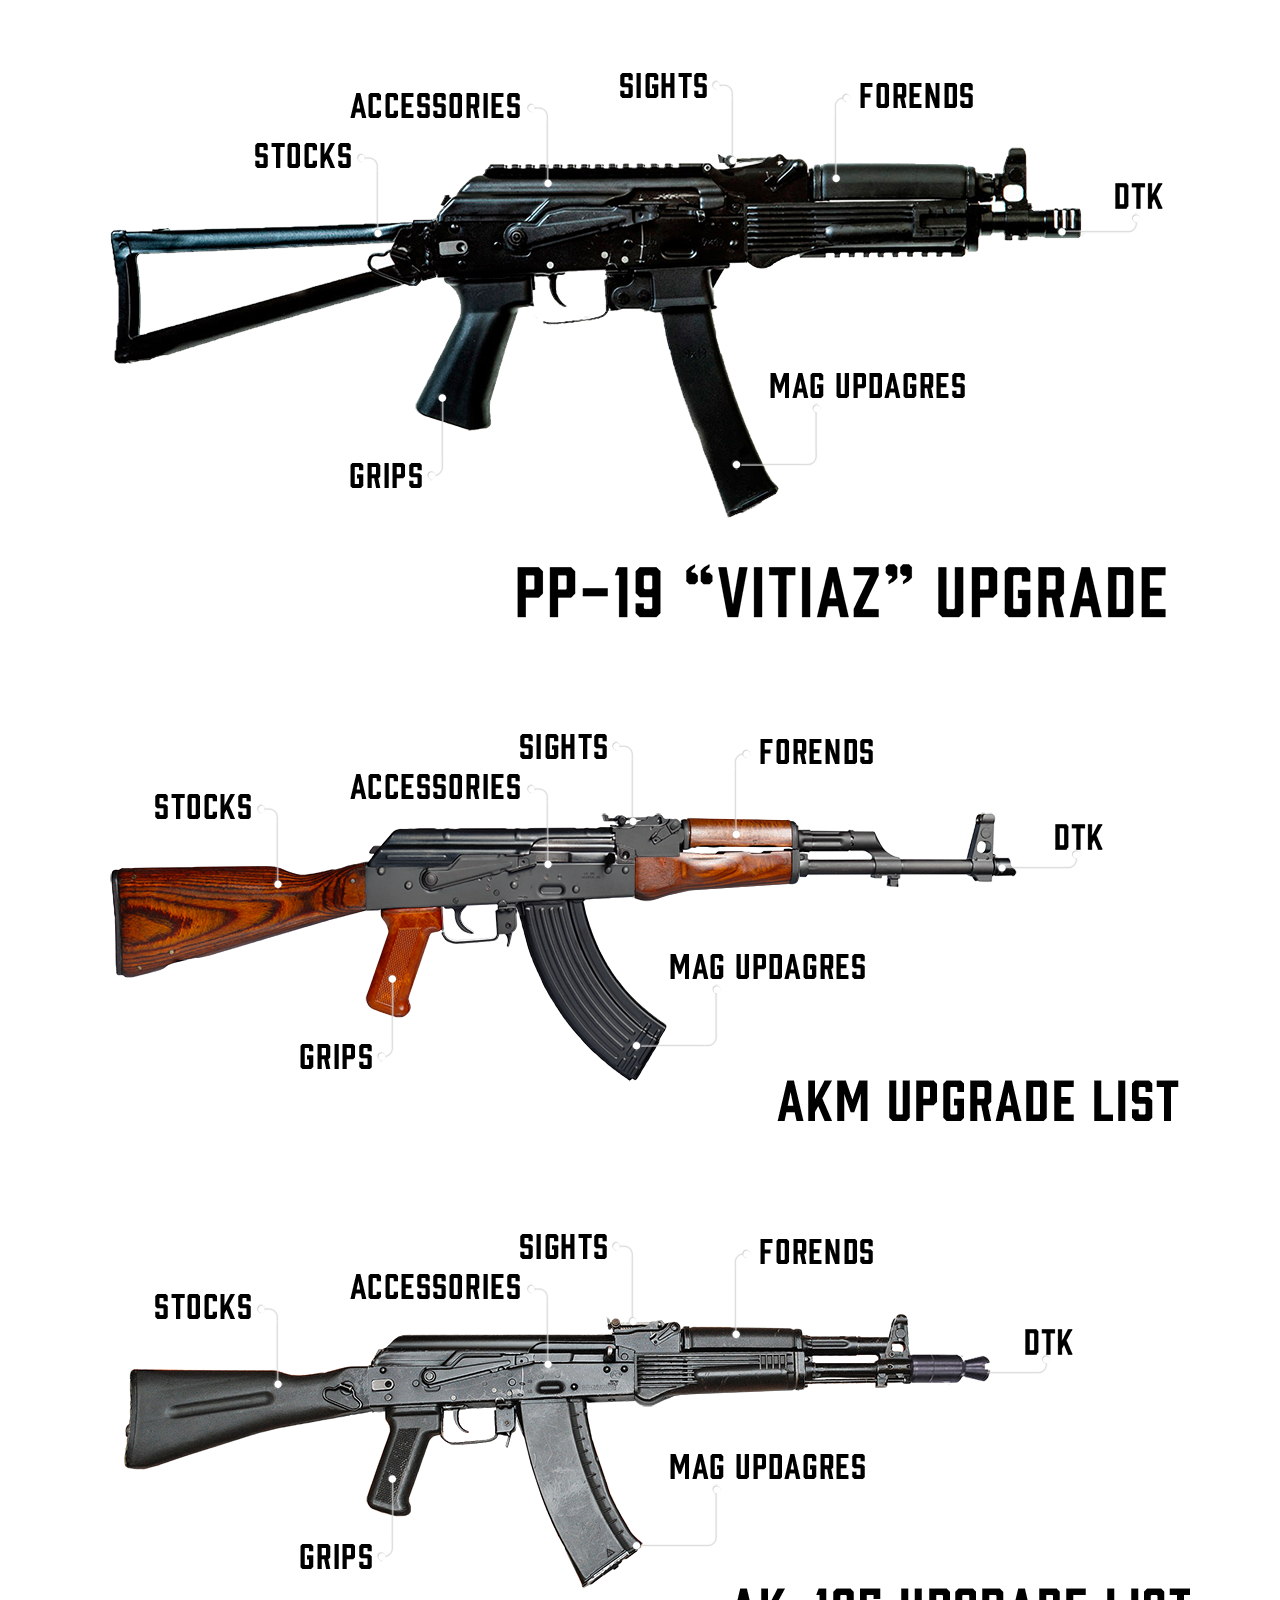
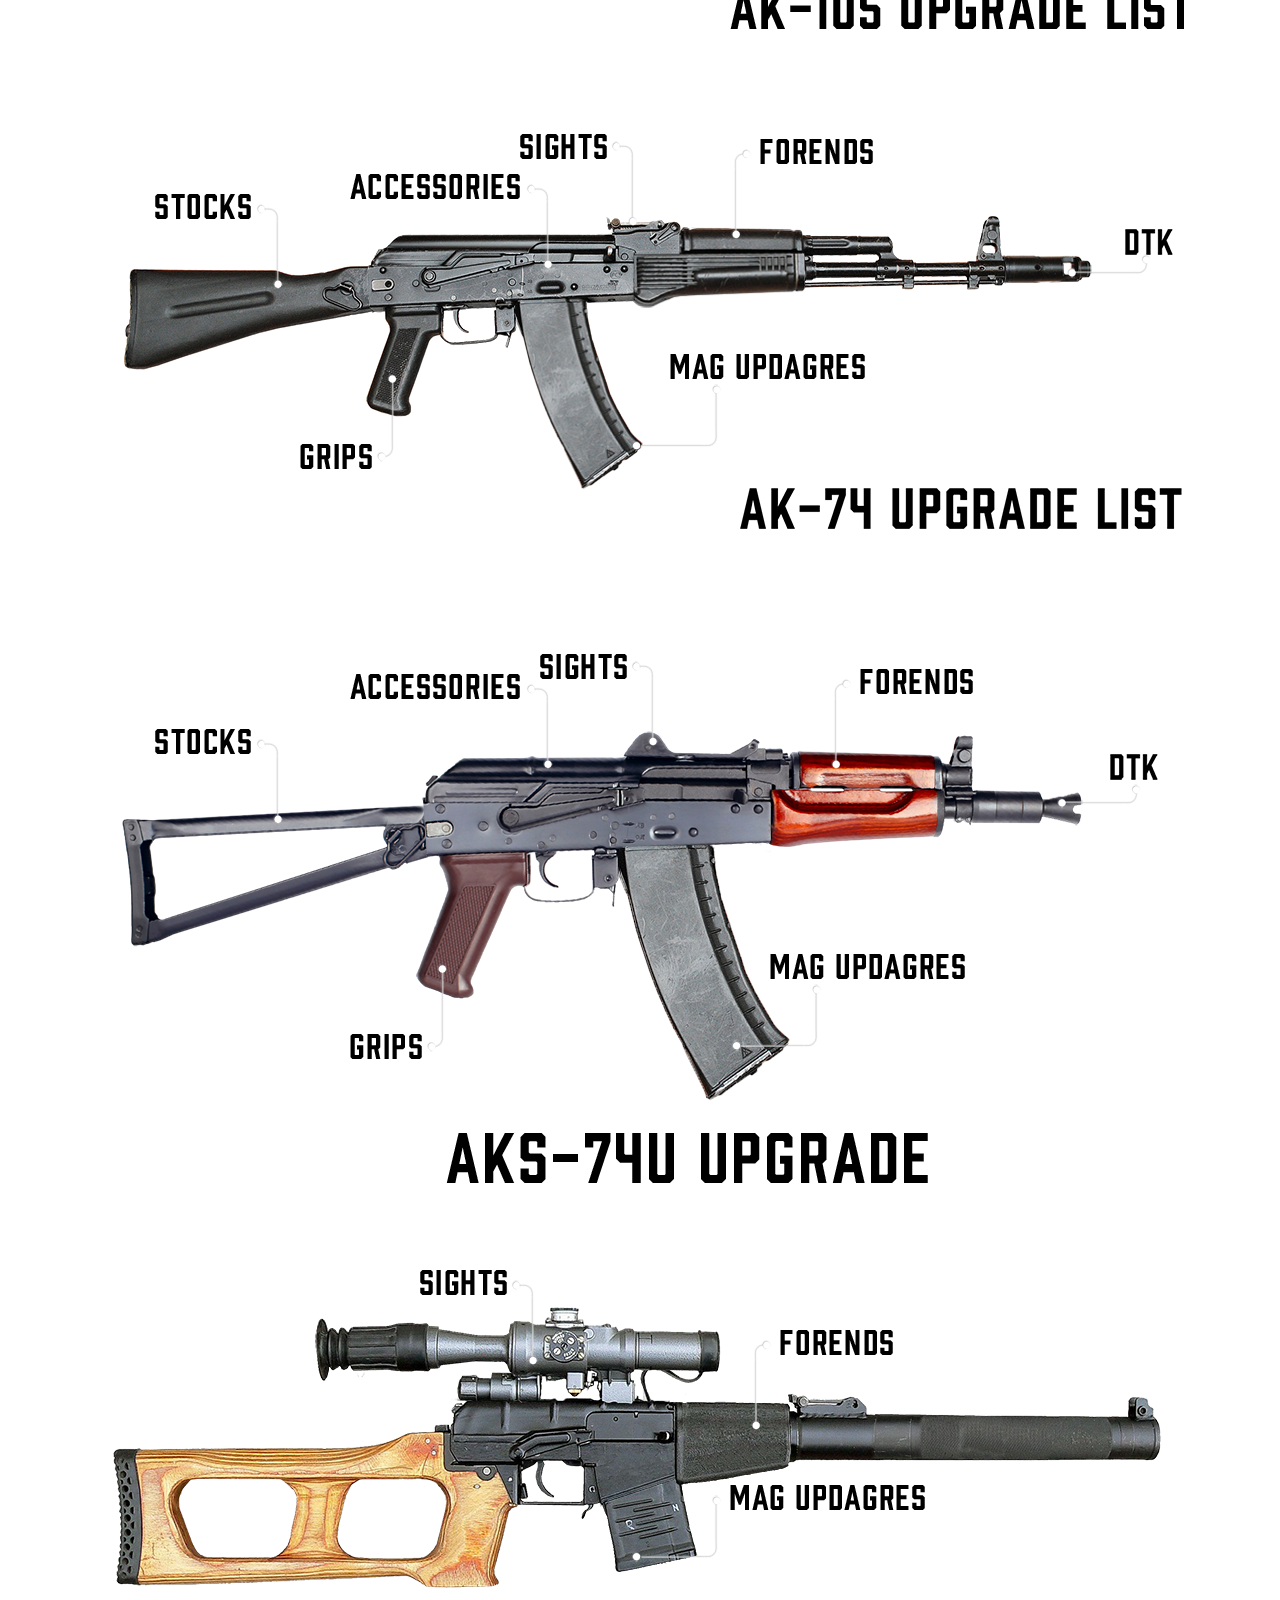
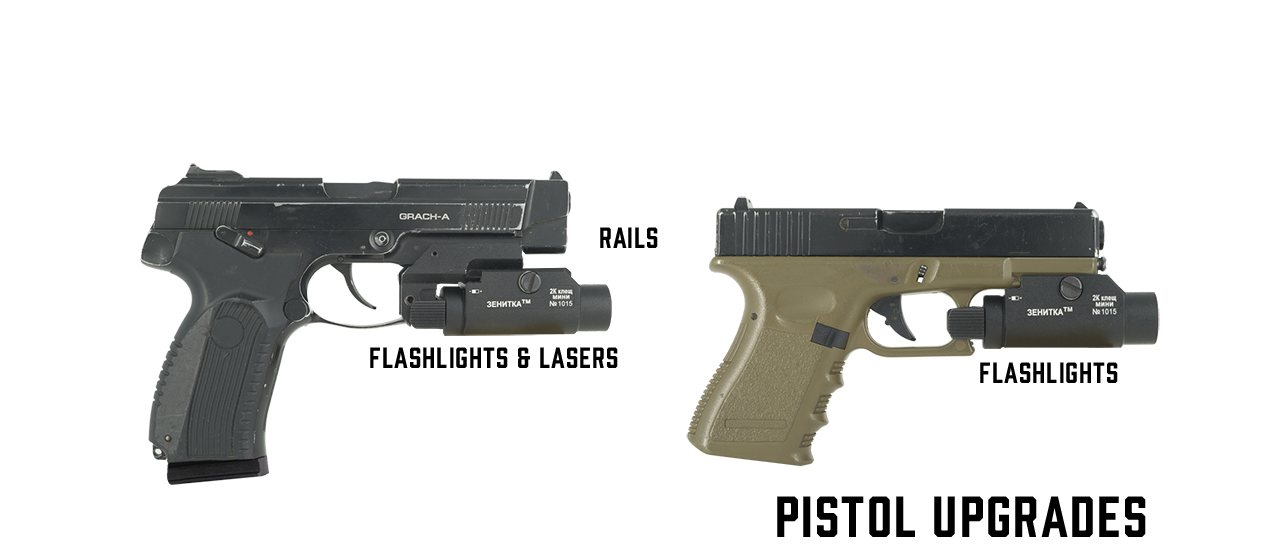
<file: index.html>
<!DOCTYPE html>
<html lang="en">
<head>
  <meta charset="UTF-8">
  <meta name="viewport" content="width=device-width,initial-scale=1">
  <title>Hallo</title>
<link rel="stylesheet" type="text/css" href="css/complete.min.css">
</head>

<body>
<div class="container">
  <div id="pp-19" class="accessories-preview accessories-preview_pp-19">
    <img class="accessories-preview__image-bg" src="./img/pp-19/PP-19-exp.png" alt="pp-19">
    <ul class="accessories-preview__parts parts-list">
      <li class="parts-list__item list-item item-dtk">
        <div class="list-item__image-block item-dtk__image-block">
          <img class="list-item__image" src="./img/pp-19/dtk.png" alt="dtk">
          <img class="list-item__image_hover" src="./img/pp-19/dtk-active.png" alt="dtk-highlight">
        </div>
        <div class="list-item__image-block item-dtk__dot-block">
          <img class="list-item__image" src="./img/common/dtk-dot.png" alt="line">
          <img class="list-item__image_hover" src="./img/common/dtk-dot-active.png" alt="line green">
        </div>
        <div class="list-item__image-block item-dtk__letters-block">
          <img class="list-item__image" src="./img/common/dtk-letters.png" alt="Dtk">
          <img class="list-item__image_hover" src="./img/common/dtk-letters-active.png" alt="Dtk">
        </div>
      </li>
      <li class="parts-list__item list-item item-stock">
        <div class="list-item__image-block item-stock__image-block">
          <img class="list-item__image" src="./img/pp-19/stock.png" alt="stock">
          <img class="list-item__image_hover" src="./img/pp-19/stock-active.png" alt="stock-highlight">
        </div>
        <div class="list-item__image-block item-stock__dot-block">
          <img class="list-item__image" src="./img/common/stock-dot.png" alt="line">
          <img class="list-item__image_hover" src="./img/common/stock-dot-active.png" alt="line green">
        </div>
        <div class="list-item__image-block item-stock__letters-block">
          <img class="list-item__image" src="./img/common/stock-letters.png" alt="stock">
          <img class="list-item__image_hover" src="./img/common/stock-letters-active.png" alt="stock">
        </div>
      </li>
       <li class="parts-list__item list-item item-grip">
         <div class="list-item__image-block item-grip__image-block">
           <img class="list-item__image" src="./img/pp-19/grip.png" alt="grip">
           <img class="list-item__image_hover" src="./img/pp-19/grip-active.png" alt="stock-highlight">
         </div>
         <div class="list-item__image-block item-grip__dot-block">
           <img class="list-item__image" src="./img/common/grip-dot.png" alt="line">
           <img class="list-item__image_hover" src="./img/common/grip-dot-active.png" alt="line green">
         </div>
         <div class="list-item__image-block item-grip__letters-block">
           <img class="list-item__image" src="./img/common/grip-letters.png" alt="stock">
           <img class="list-item__image_hover" src="./img/common/grip-letters-active.png" alt="stock">
         </div>
       </li>
       <li class="parts-list__item list-item item-accessories">
         <div class="list-item__image-block item-accessories__image-block">
           <img class="list-item__image" src="./img/pp-19/accessories.png" alt="accessories">
           <img class="list-item__image_hover" src="./img/pp-19/accessories-active.png" alt="accessories-highlight">
         </div>
         <div class="list-item__image-block item-accessories__dot-block">
           <img class="list-item__image" src="./img/common/accessories-dot.png" alt="line">
           <img class="list-item__image_hover" src="./img/common/accessories-dot-active.png" alt="line green">
         </div>
         <div class="list-item__image-block item-accessories__letters-block">
           <img class="list-item__image" src="./img/common/accessories-letters.png" alt="accessories">
           <img class="list-item__image_hover" src="./img/common/accessories-letters-active.png" alt="accessories">
         </div>
       </li>
       <li class="parts-list__item list-item item-sight">
         <div class="list-item__image-block item-sight__image-block">
           <img class="list-item__image" src="./img/pp-19/sight.png" alt="sight">
           <img class="list-item__image_hover" src="./img/pp-19/sight-active.png" alt="sight-highlight">
         </div>
         <div class="list-item__image-block item-sight__dot-block">
           <img class="list-item__image" src="./img/common/sight-dot.png" alt="line">
           <img class="list-item__image_hover" src="./img/common/sight-dot-active.png" alt="line green">
         </div>
         <div class="list-item__image-block item-sight__letters-block">
           <img class="list-item__image" src="./img/common/sight-letters.png" alt="sight">
           <img class="list-item__image_hover" src="./img/common/sight-letters-active.png" alt="sight">
         </div>
       </li>
       <li class="parts-list__item list-item item-mag">
         <div class="list-item__image-block item-mag__image-block">
           <img class="list-item__image" src="./img/pp-19/mag.png" alt="mag">
           <img class="list-item__image_hover" src="./img/pp-19/mag-active.png" alt="mag-highlight">
         </div>
         <div class="list-item__image-block item-mag__dot-block">
           <img class="list-item__image" src="./img/common/mag-dot.png" alt="line">
           <img class="list-item__image_hover" src="./img/common/mag-dot-active.png" alt="line green">
         </div>
         <div class="list-item__image-block item-mag__letters-block">
           <img class="list-item__image" src="./img/common/mag-letters.png" alt="mag">
           <img class="list-item__image_hover" src="./img/common/mag-letters-active.png" alt="mag">
         </div>
       </li>
       <li class="parts-list__item list-item item-forend">
         <div class="list-item__image-block item-forend__image-block">
           <img class="list-item__image" src="./img/pp-19/forend.png" alt="mag">
           <img class="list-item__image_hover" src="./img/pp-19/forend-active.png" alt="mag-highlight">
         </div>
         <div class="list-item__image-block item-forend__dot-block">
           <img class="list-item__image" src="./img/common/forend-dot.png" alt="line">
           <img class="list-item__image_hover" src="./img/common/forend-dot-active.png" alt="line green">
         </div>
         <div class="list-item__image-block item-forend__letters-block">
           <img class="list-item__image" src="./img/common/forend-letters.png" alt="mag">
           <img class="list-item__image_hover" src="./img/common/forend-letters-active.png" alt="mag">
         </div>
       </li>
    </ul>
  </div>

  <div id="akm" class="accessories-preview accessories-preview_akm" style="margin-top: 50px">
    <img class="accessories-preview__image-bg" src="./img/akm/akm-exp.png" alt="AKM">
    <ul class="accessories-preview__parts parts-list">
      <li class="parts-list__item list-item item-dtk">
        <div class="list-item__image-block item-dtk__image-block">
          <img class="list-item__image" src="./img/akm/dtk.png" alt="dtk">
          <img class="list-item__image_hover" src="./img/akm/dtk-active.png" alt="dtk-highlight">
        </div>
        <div class="list-item__image-block item-dtk__dot-block">
          <img class="list-item__image" src="./img/common/dtk-dot.png" alt="line">
          <img class="list-item__image_hover" src="./img/common/dtk-dot-active.png" alt="line green">
        </div>
        <div class="list-item__image-block item-dtk__letters-block">
          <img class="list-item__image" src="./img/common/dtk-letters.png" alt="Dtk">
          <img class="list-item__image_hover" src="./img/common/dtk-letters-active.png" alt="Dtk">
        </div>
      </li>
      <li class="parts-list__item list-item item-stock">
        <div class="list-item__image-block item-stock__image-block">
          <img class="list-item__image" src="./img/akm/stock.png" alt="stock">
          <img class="list-item__image_hover" src="./img/akm/stock-active.png" alt="stock-highlight">
        </div>
        <div class="list-item__image-block item-stock__dot-block">
          <img class="list-item__image" src="./img/common/stock-dot.png" alt="line">
          <img class="list-item__image_hover" src="./img/common/stock-dot-active.png" alt="line green">
        </div>
        <div class="list-item__image-block item-stock__letters-block">
          <img class="list-item__image" src="./img/common/stock-letters.png" alt="stock">
          <img class="list-item__image_hover" src="./img/common/stock-letters-active.png" alt="stock">
        </div>
      </li>
      <li class="parts-list__item list-item item-grip">
        <div class="list-item__image-block item-grip__image-block">
          <img class="list-item__image" src="./img/akm/grip.png" alt="grip">
          <img class="list-item__image_hover" src="./img/akm/grip-active.png" alt="stock-highlight">
        </div>
        <div class="list-item__image-block item-grip__dot-block">
          <img class="list-item__image" src="./img/common/grip-dot.png" alt="line">
          <img class="list-item__image_hover" src="./img/common/grip-dot-active.png" alt="line green">
        </div>
        <div class="list-item__image-block item-grip__letters-block">
          <img class="list-item__image" src="./img/common/grip-letters.png" alt="stock">
          <img class="list-item__image_hover" src="./img/common/grip-letters-active.png" alt="stock">
        </div>
      </li>
      <li class="parts-list__item list-item item-accessories">
        <div class="list-item__image-block item-accessories__image-block">
          <img class="list-item__image" src="./img/akm/accessories.png" alt="accessories">
          <img class="list-item__image_hover" src="./img/akm/accessories-active.png" alt="accessories-highlight">
        </div>
        <div class="list-item__image-block item-accessories__dot-block">
          <img class="list-item__image" src="./img/common/accessories-dot.png" alt="line">
          <img class="list-item__image_hover" src="./img/common/accessories-dot-active.png" alt="line green">
        </div>
        <div class="list-item__image-block item-accessories__letters-block">
          <img class="list-item__image" src="./img/common/accessories-letters.png" alt="accessories">
          <img class="list-item__image_hover" src="./img/common/accessories-letters-active.png" alt="accessories">
        </div>
      </li>
      <li class="parts-list__item list-item item-sight">
        <div class="list-item__image-block item-sight__image-block">
          <img class="list-item__image" src="./img/akm/sight.png" alt="sight">
          <img class="list-item__image_hover" src="./img/akm/sight-active.png" alt="sight-highlight">
        </div>
        <div class="list-item__image-block item-sight__dot-block">
          <img class="list-item__image" src="./img/common/sight-dot.png" alt="line">
          <img class="list-item__image_hover" src="./img/common/sight-dot-active.png" alt="line green">
        </div>
        <div class="list-item__image-block item-sight__letters-block">
          <img class="list-item__image" src="./img/common/sight-letters.png" alt="sight">
          <img class="list-item__image_hover" src="./img/common/sight-letters-active.png" alt="sight">
        </div>
      </li>
      <li class="parts-list__item list-item item-mag">
        <div class="list-item__image-block item-mag__image-block">
          <img class="list-item__image" src="./img/akm/mag.png" alt="mag">
          <img class="list-item__image_hover" src="./img/akm/mag-active.png" alt="mag-highlight">
        </div>
        <div class="list-item__image-block item-mag__dot-block">
          <img class="list-item__image" src="./img/common/mag-dot.png" alt="line">
          <img class="list-item__image_hover" src="./img/common/mag-dot-active.png" alt="line green">
        </div>
        <div class="list-item__image-block item-mag__letters-block">
          <img class="list-item__image" src="./img/common/mag-letters.png" alt="mag">
          <img class="list-item__image_hover" src="./img/common/mag-letters-active.png" alt="mag">
        </div>
      </li>
      <li class="parts-list__item list-item item-forend">
        <div class="list-item__image-block item-forend__image-block">
          <img class="list-item__image" src="./img/akm/forend.png" alt="mag">
          <img class="list-item__image_hover" src="./img/akm/forend-active.png" alt="mag-highlight">
        </div>
        <div class="list-item__image-block item-forend__dot-block">
          <img class="list-item__image" src="./img/common/forend-dot.png" alt="line">
          <img class="list-item__image_hover" src="./img/common/forend-dot-active.png" alt="line green">
        </div>
        <div class="list-item__image-block item-forend__letters-block">
          <img class="list-item__image" src="./img/common/forend-letters.png" alt="mag">
          <img class="list-item__image_hover" src="./img/common/forend-letters-active.png" alt="mag">
        </div>
      </li>
    </ul>
  </div>

<div id="ak-105" class="accessories-preview accessories-preview_ak-105" style="margin-top: 50px">
  <img class="accessories-preview__image-bg" src="./img/ak-105/AK-105.png" alt="AKM">
  <ul class="accessories-preview__parts parts-list">
    <li class="parts-list__item list-item item-dtk">
      <div class="list-item__image-block item-dtk__image-block">
        <img class="list-item__image" src="./img/ak-105/dtk.png" alt="dtk">
        <img class="list-item__image_hover" src="./img/ak-105/dtk-active.png" alt="dtk-highlight">
      </div>
      <div class="list-item__image-block item-dtk__dot-block">
        <img class="list-item__image" src="./img/common/dtk-dot.png" alt="line">
        <img class="list-item__image_hover" src="./img/common/dtk-dot-active.png" alt="line green">
      </div>
      <div class="list-item__image-block item-dtk__letters-block">
        <img class="list-item__image" src="./img/common/dtk-letters.png" alt="Dtk">
        <img class="list-item__image_hover" src="./img/common/dtk-letters-active.png" alt="Dtk">
      </div>
    </li>
    <li class="parts-list__item list-item item-stock">
      <div class="list-item__image-block item-stock__image-block">
        <img class="list-item__image" src="./img/ak-105/stock.png" alt="stock">
        <img class="list-item__image_hover" src="./img/ak-105/stock-active.png" alt="stock-highlight">
      </div>
      <div class="list-item__image-block item-stock__dot-block">
        <img class="list-item__image" src="./img/common/stock-dot.png" alt="line">
        <img class="list-item__image_hover" src="./img/common/stock-dot-active.png" alt="line green">
      </div>
      <div class="list-item__image-block item-stock__letters-block">
        <img class="list-item__image" src="./img/common/stock-letters.png" alt="stock">
        <img class="list-item__image_hover" src="./img/common/stock-letters-active.png" alt="stock">
      </div>
    </li>
    <li class="parts-list__item list-item item-grip">
      <div class="list-item__image-block item-grip__image-block">
        <img class="list-item__image" src="./img/ak-105/grip.png" alt="grip">
        <img class="list-item__image_hover" src="./img/ak-105/grip-active.png" alt="stock-highlight">
      </div>
      <div class="list-item__image-block item-grip__dot-block">
        <img class="list-item__image" src="./img/common/grip-dot.png" alt="line">
        <img class="list-item__image_hover" src="./img/common/grip-dot-active.png" alt="line green">
      </div>
      <div class="list-item__image-block item-grip__letters-block">
        <img class="list-item__image" src="./img/common/grip-letters.png" alt="stock">
        <img class="list-item__image_hover" src="./img/common/grip-letters-active.png" alt="stock">
      </div>
    </li>
    <li class="parts-list__item list-item item-accessories">
      <div class="list-item__image-block item-accessories__image-block">
        <img class="list-item__image" src="./img/ak-105/accessories.png" alt="accessories">
        <img class="list-item__image_hover" src="./img/ak-105/accessories-active.png" alt="accessories-highlight">
      </div>
      <div class="list-item__image-block item-accessories__dot-block">
        <img class="list-item__image" src="./img/common/accessories-dot.png" alt="line">
        <img class="list-item__image_hover" src="./img/common/accessories-dot-active.png" alt="line green">
      </div>
      <div class="list-item__image-block item-accessories__letters-block">
        <img class="list-item__image" src="./img/common/accessories-letters.png" alt="accessories">
        <img class="list-item__image_hover" src="./img/common/accessories-letters-active.png" alt="accessories">
      </div>
    </li>
    <li class="parts-list__item list-item item-sight">
      <div class="list-item__image-block item-sight__image-block">
        <img class="list-item__image" src="./img/ak-105/sight.png" alt="sight">
        <img class="list-item__image_hover" src="./img/ak-105/sight-active.png" alt="sight-highlight">
      </div>
      <div class="list-item__image-block item-sight__dot-block">
        <img class="list-item__image" src="./img/common/sight-dot.png" alt="line">
        <img class="list-item__image_hover" src="./img/common/sight-dot-active.png" alt="line green">
      </div>
      <div class="list-item__image-block item-sight__letters-block">
        <img class="list-item__image" src="./img/common/sight-letters.png" alt="sight">
        <img class="list-item__image_hover" src="./img/common/sight-letters-active.png" alt="sight">
      </div>
    </li>
    <li class="parts-list__item list-item item-mag">
      <div class="list-item__image-block item-mag__image-block">
        <img class="list-item__image" src="./img/ak-105/mag.png" alt="mag">
        <img class="list-item__image_hover" src="./img/ak-105/mag-active.png" alt="mag-highlight">
      </div>
      <div class="list-item__image-block item-mag__dot-block">
        <img class="list-item__image" src="./img/common/mag-dot.png" alt="line">
        <img class="list-item__image_hover" src="./img/common/mag-dot-active.png" alt="line green">
      </div>
      <div class="list-item__image-block item-mag__letters-block">
        <img class="list-item__image" src="./img/common/mag-letters.png" alt="mag">
        <img class="list-item__image_hover" src="./img/common/mag-letters-active.png" alt="mag">
      </div>
    </li>
    <li class="parts-list__item list-item item-forend">
      <div class="list-item__image-block item-forend__image-block">
        <img class="list-item__image" src="./img/ak-105/forend.png" alt="mag">
        <img class="list-item__image_hover" src="./img/ak-105/forend-active.png" alt="mag-highlight">
      </div>
      <div class="list-item__image-block item-forend__dot-block">
        <img class="list-item__image" src="./img/common/forend-dot.png" alt="line">
        <img class="list-item__image_hover" src="./img/common/forend-dot-active.png" alt="line green">
      </div>
      <div class="list-item__image-block item-forend__letters-block">
        <img class="list-item__image" src="./img/common/forend-letters.png" alt="mag">
        <img class="list-item__image_hover" src="./img/common/forend-letters-active.png" alt="mag">
      </div>
    </li>
  </ul>
</div>


<div id="ak-74" class="accessories-preview accessories-preview_ak-74" style="margin-top: 50px">
  <img class="accessories-preview__image-bg" src="./img/ak-74/ak74.png" alt="AKM">
  <ul class="accessories-preview__parts parts-list">
    <li class="parts-list__item list-item item-dtk">
      <div class="list-item__image-block item-dtk__image-block">
        <img class="list-item__image" src="./img/ak-74/dtk.png" alt="dtk">
        <img class="list-item__image_hover" src="./img/ak-74/dtk-active.png" alt="dtk-highlight">
      </div>
      <div class="list-item__image-block item-dtk__dot-block">
        <img class="list-item__image" src="./img/common/dtk-dot.png" alt="line">
        <img class="list-item__image_hover" src="./img/common/dtk-dot-active.png" alt="line green">
      </div>
      <div class="list-item__image-block item-dtk__letters-block">
        <img class="list-item__image" src="./img/common/dtk-letters.png" alt="Dtk">
        <img class="list-item__image_hover" src="./img/common/dtk-letters-active.png" alt="Dtk">
      </div>
    </li>
    <li class="parts-list__item list-item item-stock">
      <div class="list-item__image-block item-stock__image-block">
        <img class="list-item__image" src="./img/ak-74/stock.png" alt="stock">
        <img class="list-item__image_hover" src="./img/ak-74/stock-active.png" alt="stock-highlight">
      </div>
      <div class="list-item__image-block item-stock__dot-block">
        <img class="list-item__image" src="./img/common/stock-dot.png" alt="line">
        <img class="list-item__image_hover" src="./img/common/stock-dot-active.png" alt="line green">
      </div>
      <div class="list-item__image-block item-stock__letters-block">
        <img class="list-item__image" src="./img/common/stock-letters.png" alt="stock">
        <img class="list-item__image_hover" src="./img/common/stock-letters-active.png" alt="stock">
      </div>
    </li>
    <li class="parts-list__item list-item item-grip">
      <div class="list-item__image-block item-grip__image-block">
        <img class="list-item__image" src="./img/ak-74/grip.png" alt="grip">
        <img class="list-item__image_hover" src="./img/ak-74/grip-active.png" alt="stock-highlight">
      </div>
      <div class="list-item__image-block item-grip__dot-block">
        <img class="list-item__image" src="./img/common/grip-dot.png" alt="line">
        <img class="list-item__image_hover" src="./img/common/grip-dot-active.png" alt="line green">
      </div>
      <div class="list-item__image-block item-grip__letters-block">
        <img class="list-item__image" src="./img/common/grip-letters.png" alt="stock">
        <img class="list-item__image_hover" src="./img/common/grip-letters-active.png" alt="stock">
      </div>
    </li>
    <li class="parts-list__item list-item item-accessories">
      <div class="list-item__image-block item-accessories__image-block">
        <img class="list-item__image" src="./img/ak-74/accessories.png" alt="accessories">
        <img class="list-item__image_hover" src="./img/ak-74/accessories-active.png" alt="accessories-highlight">
      </div>
      <div class="list-item__image-block item-accessories__dot-block">
        <img class="list-item__image" src="./img/common/accessories-dot.png" alt="line">
        <img class="list-item__image_hover" src="./img/common/accessories-dot-active.png" alt="line green">
      </div>
      <div class="list-item__image-block item-accessories__letters-block">
        <img class="list-item__image" src="./img/common/accessories-letters.png" alt="accessories">
        <img class="list-item__image_hover" src="./img/common/accessories-letters-active.png" alt="accessories">
      </div>
    </li>
    <li class="parts-list__item list-item item-sight">
      <div class="list-item__image-block item-sight__image-block">
        <img class="list-item__image" src="./img/ak-74/sight.png" alt="sight">
        <img class="list-item__image_hover" src="./img/ak-74/sight-active.png" alt="sight-highlight">
      </div>
      <div class="list-item__image-block item-sight__dot-block">
        <img class="list-item__image" src="./img/common/sight-dot.png" alt="line">
        <img class="list-item__image_hover" src="./img/common/sight-dot-active.png" alt="line green">
      </div>
      <div class="list-item__image-block item-sight__letters-block">
        <img class="list-item__image" src="./img/common/sight-letters.png" alt="sight">
        <img class="list-item__image_hover" src="./img/common/sight-letters-active.png" alt="sight">
      </div>
    </li>
    <li class="parts-list__item list-item item-mag">
      <div class="list-item__image-block item-mag__image-block">
        <img class="list-item__image" src="./img/ak-74/mag.png" alt="mag">
        <img class="list-item__image_hover" src="./img/ak-74/mag-active.png" alt="mag-highlight">
      </div>
      <div class="list-item__image-block item-mag__dot-block">
        <img class="list-item__image" src="./img/common/mag-dot.png" alt="line">
        <img class="list-item__image_hover" src="./img/common/mag-dot-active.png" alt="line green">
      </div>
      <div class="list-item__image-block item-mag__letters-block">
        <img class="list-item__image" src="./img/common/mag-letters.png" alt="mag">
        <img class="list-item__image_hover" src="./img/common/mag-letters-active.png" alt="mag">
      </div>
    </li>
    <li class="parts-list__item list-item item-forend">
      <div class="list-item__image-block item-forend__image-block">
        <img class="list-item__image" src="./img/ak-74/forend.png" alt="mag">
        <img class="list-item__image_hover" src="./img/ak-74/forend-active.png" alt="mag-highlight">
      </div>
      <div class="list-item__image-block item-forend__dot-block">
        <img class="list-item__image" src="./img/common/forend-dot.png" alt="line">
        <img class="list-item__image_hover" src="./img/common/forend-dot-active.png" alt="line green">
      </div>
      <div class="list-item__image-block item-forend__letters-block">
        <img class="list-item__image" src="./img/common/forend-letters.png" alt="mag">
        <img class="list-item__image_hover" src="./img/common/forend-letters-active.png" alt="mag">
      </div>
    </li>
  </ul>
</div>


<div id="aksu" class="accessories-preview accessories-preview_aksu" style="margin-top: 50px">
  <img class="accessories-preview__image-bg" src="./img/aksu/aksu.png" alt="AKM">
  <ul class="accessories-preview__parts parts-list">
    <li class="parts-list__item list-item item-dtk">
      <div class="list-item__image-block item-dtk__image-block">
        <img class="list-item__image" src="./img/aksu/dtk.png" alt="dtk">
        <img class="list-item__image_hover" src="./img/aksu/dtk-active.png" alt="dtk-highlight">
      </div>
      <div class="list-item__image-block item-dtk__dot-block">
        <img class="list-item__image" src="./img/common/dtk-dot.png" alt="line">
        <img class="list-item__image_hover" src="./img/common/dtk-dot-active.png" alt="line green">
      </div>
      <div class="list-item__image-block item-dtk__letters-block">
        <img class="list-item__image" src="./img/common/dtk-letters.png" alt="Dtk">
        <img class="list-item__image_hover" src="./img/common/dtk-letters-active.png" alt="Dtk">
      </div>
    </li>
    <li class="parts-list__item list-item item-stock">
      <div class="list-item__image-block item-stock__image-block">
        <img class="list-item__image" src="./img/aksu/stock.png" alt="stock">
        <img class="list-item__image_hover" src="./img/aksu/stock-active.png" alt="stock-highlight">
      </div>
      <div class="list-item__image-block item-stock__dot-block">
        <img class="list-item__image" src="./img/common/stock-dot.png" alt="line">
        <img class="list-item__image_hover" src="./img/common/stock-dot-active.png" alt="line green">
      </div>
      <div class="list-item__image-block item-stock__letters-block">
        <img class="list-item__image" src="./img/common/stock-letters.png" alt="stock">
        <img class="list-item__image_hover" src="./img/common/stock-letters-active.png" alt="stock">
      </div>
    </li>
    <li class="parts-list__item list-item item-grip">
      <div class="list-item__image-block item-grip__image-block">
        <img class="list-item__image" src="./img/aksu/grip.png" alt="grip">
        <img class="list-item__image_hover" src="./img/aksu/grip-active.png" alt="stock-highlight">
      </div>
      <div class="list-item__image-block item-grip__dot-block">
        <img class="list-item__image" src="./img/common/grip-dot.png" alt="line">
        <img class="list-item__image_hover" src="./img/common/grip-dot-active.png" alt="line green">
      </div>
      <div class="list-item__image-block item-grip__letters-block">
        <img class="list-item__image" src="./img/common/grip-letters.png" alt="stock">
        <img class="list-item__image_hover" src="./img/common/grip-letters-active.png" alt="stock">
      </div>
    </li>
    <li class="parts-list__item list-item item-accessories">
      <div class="list-item__image-block item-accessories__image-block">
        <img class="list-item__image" src="./img/aksu/accessories.png" alt="accessories">
        <img class="list-item__image_hover" src="./img/aksu/accessories-active.png" alt="accessories-highlight">
      </div>
      <div class="list-item__image-block item-accessories__dot-block">
        <img class="list-item__image" src="./img/common/accessories-dot.png" alt="line">
        <img class="list-item__image_hover" src="./img/common/accessories-dot-active.png" alt="line green">
      </div>
      <div class="list-item__image-block item-accessories__letters-block">
        <img class="list-item__image" src="./img/common/accessories-letters.png" alt="accessories">
        <img class="list-item__image_hover" src="./img/common/accessories-letters-active.png" alt="accessories">
      </div>
    </li>
    <li class="parts-list__item list-item item-sight">
      <div class="list-item__image-block item-sight__image-block">
        <img class="list-item__image" src="./img/aksu/sight.png" alt="sight">
        <img class="list-item__image_hover" src="./img/aksu/sight-active.png" alt="sight-highlight">
      </div>
      <div class="list-item__image-block item-sight__dot-block">
        <img class="list-item__image" src="./img/common/sight-dot.png" alt="line">
        <img class="list-item__image_hover" src="./img/common/sight-dot-active.png" alt="line green">
      </div>
      <div class="list-item__image-block item-sight__letters-block">
        <img class="list-item__image" src="./img/common/sight-letters.png" alt="sight">
        <img class="list-item__image_hover" src="./img/common/sight-letters-active.png" alt="sight">
      </div>
    </li>
    <li class="parts-list__item list-item item-mag">
      <div class="list-item__image-block item-mag__image-block">
        <img class="list-item__image" src="./img/aksu/mag.png" alt="mag">
        <img class="list-item__image_hover" src="./img/aksu/mag-active.png" alt="mag-highlight">
      </div>
      <div class="list-item__image-block item-mag__dot-block">
        <img class="list-item__image" src="./img/common/mag-dot.png" alt="line">
        <img class="list-item__image_hover" src="./img/common/mag-dot-active.png" alt="line green">
      </div>
      <div class="list-item__image-block item-mag__letters-block">
        <img class="list-item__image" src="./img/common/mag-letters.png" alt="mag">
        <img class="list-item__image_hover" src="./img/common/mag-letters-active.png" alt="mag">
      </div>
    </li>
    <li class="parts-list__item list-item item-forend">
      <div class="list-item__image-block item-forend__image-block">
        <img class="list-item__image" src="./img/aksu/forend.png" alt="mag">
        <img class="list-item__image_hover" src="./img/aksu/forend-active.png" alt="mag-highlight">
      </div>
      <div class="list-item__image-block item-forend__dot-block">
        <img class="list-item__image" src="./img/common/forend-dot.png" alt="line">
        <img class="list-item__image_hover" src="./img/common/forend-dot-active.png" alt="line green">
      </div>
      <div class="list-item__image-block item-forend__letters-block">
        <img class="list-item__image" src="./img/common/forend-letters.png" alt="mag">
        <img class="list-item__image_hover" src="./img/common/forend-letters-active.png" alt="mag">
      </div>
    </li>
  </ul>
</div>

<div id="vss" class="accessories-preview accessories-preview_vss" style="margin-top: 50px">
  <img class="accessories-preview__image-bg" src="./img/vss/vss.png" alt="AKM">
  <ul class="accessories-preview__parts parts-list">
    <li class="parts-list__item list-item item-sight">
      <div class="list-item__image-block item-sight__image-block">
        <img class="list-item__image" src="./img/vss/sight.png" alt="sight">
        <img class="list-item__image_hover" src="./img/vss/sight-active.png" alt="sight-highlight">
      </div>
      <div class="list-item__image-block item-sight__dot-block">
        <img class="list-item__image" src="./img/common/sight-dot.png" alt="line">
        <img class="list-item__image_hover" src="./img/common/sight-dot-active.png" alt="line green">
      </div>
      <div class="list-item__image-block item-sight__letters-block">
        <img class="list-item__image" src="./img/common/sight-letters.png" alt="sight">
        <img class="list-item__image_hover" src="./img/common/sight-letters-active.png" alt="sight">
      </div>
    </li>
    <li class="parts-list__item list-item item-mag">
      <div class="list-item__image-block item-mag__image-block">
        <img class="list-item__image" src="./img/vss/mag.png" alt="mag">
        <img class="list-item__image_hover" src="./img/vss/mag-active.png" alt="mag-highlight">
      </div>
      <div class="list-item__image-block item-mag__dot-block">
        <img class="list-item__image" src="./img/common/mag-dot.png" alt="line">
        <img class="list-item__image_hover" src="./img/common/mag-dot-active.png" alt="line green">
      </div>
      <div class="list-item__image-block item-mag__letters-block">
        <img class="list-item__image" src="./img/common/mag-letters.png" alt="mag">
        <img class="list-item__image_hover" src="./img/common/mag-letters-active.png" alt="mag">
      </div>
    </li>
    <li class="parts-list__item list-item item-forend">
      <div class="list-item__image-block item-forend__image-block">
        <img class="list-item__image" src="./img/vss/forend.png" alt="mag">
        <img class="list-item__image_hover" src="./img/vss/forend-active.png" alt="mag-highlight">
      </div>
      <div class="list-item__image-block item-forend__dot-block">
        <img class="list-item__image" src="./img/common/forend-dot.png" alt="line">
        <img class="list-item__image_hover" src="./img/common/forend-dot-active.png" alt="line green">
      </div>
      <div class="list-item__image-block item-forend__letters-block">
        <img class="list-item__image" src="./img/common/forend-letters.png" alt="mag">
        <img class="list-item__image_hover" src="./img/common/forend-letters-active.png" alt="mag">
      </div>
    </li>
  </ul>
</div>

<div id="pistols" class="accessories-preview accessories-preview_pistols" style="margin-top: 50px">
  <img class="accessories-preview__image-bg" src="./img/pistols/pistols.png" alt="AKM">
  <ul class="accessories-preview__parts parts-list">
    <li class="parts-list__item list-item item-light-2">
      <div class="list-item__image-block item-light-2__image-block">
        <img class="list-item__image" src="./img/pistols/light-2.png" alt="lights">
        <img class="list-item__image_hover" src="./img/pistols/light-2-active.png" alt="lights-highlight">
      </div>
      
      <div class="list-item__image-block item-light-2__letters-block">
        <img class="list-item__image" src="./img/pistols/light-2-letters.png" alt="lights">
        <img class="list-item__image_hover" src="./img/pistols//light-2-letters-active.png" alt="lights">
      </div>
    </li>
    <li class="parts-list__item list-item item-light">
      <div class="list-item__image-block item-light__image-block">
        <img class="list-item__image" src="./img/pistols/light.png" alt="mag">
        <img class="list-item__image_hover" src="./img/pistols/light-active.png" alt="mag-highlight">
      </div>
      
      <div class="list-item__image-block item-light__letters-block">
        <img class="list-item__image" src="./img/pistols/light-letters.png" alt="lights">
        <img class="list-item__image_hover" src="./img/pistols/light-letters-active.png" alt="lights">
      </div>
    </li>
    <li class="parts-list__item list-item item-rails">
      <div class="list-item__image-block item-rails__image-block">
        <img class="list-item__image" src="./img/pistols/rails.png" alt="rails">
        <img class="list-item__image_hover" src="./img/pistols/rails-active.png" alt="rails-highlight">
      </div>
      
      <div class="list-item__image-block item-rails__letters-block">
        <img class="list-item__image" src="./img/pistols/rails-letters.png" alt="rails">
        <img class="list-item__image_hover" src="./img/pistols/rails-letters-active.png" alt="rails-highlight">
      </div>
    </li>
  </ul>
</div>

  <div class="mobile-list">
    <h4 class="mobile-list__title">AKM Upgrades</h4>
    <ul>
      <li>
        <a class="mobile-list__link" href="">sights</a>
      </li>
      <li>
        <a class="mobile-list__link" href="">accessories</a>
      </li>
      <li>
        <a class="mobile-list__link" href="">mag upgrades</a>
      </li>
      <li>
        <a class="mobile-list__link" href="">forends</a>
      </li>
      <li>
        <a class="mobile-list__link" href="">DTK`s</a>
      </li>
      <li>
        <a class="mobile-list__link" href="">grips</a>
      </li>
    </ul>
  </div>
</div>
<script>
  (function () {
  ['pp-19', 'akm', 'ak-105' , 'ak-74', 'aksu'].forEach(item => {
    const elem = document.getElementById(item);
    ['dtk', 'stock', 'grip', 'accessories', 'sight', 'mag', 'forend'].forEach(it => {
      const image = elem.querySelector('.item-' + it + '__image-block');
      const dot = elem.querySelector('.item-' + it + '__dot-block');
      const letters = elem.querySelector('.item-' + it + '__letters-block');
      const arr = [image, dot, letters];
      arr.forEach(block => {
        block.addEventListener('mouseenter', function () {
          arr.forEach(its => {
            its.querySelector('.list-item__image').classList.add('image-to-fade');
            its.querySelector('.list-item__image_hover').classList.add('image-to-active');
          });
        });
        block.addEventListener('mouseleave', function () {
          arr.forEach(its => {
            its.querySelector('.list-item__image').classList.remove('image-to-fade');
            its.querySelector('.list-item__image_hover').classList.remove('image-to-active');
          });
        });

      });
    });
  });
  })();
  (function() {
    const elem = document.getElementById('vss');
    ['sight', 'mag', 'forend'].forEach(it => {
      const image = elem.querySelector('.item-' + it + '__image-block');
      const dot = elem.querySelector('.item-' + it + '__dot-block');
      const letters = elem.querySelector('.item-' + it + '__letters-block');
      const arr = [image, dot, letters];
      arr.forEach(block => {
        block.addEventListener('mouseenter', function () {
          arr.forEach(its => {
            its.querySelector('.list-item__image').classList.add('image-to-fade');
            its.querySelector('.list-item__image_hover').classList.add('image-to-active');
          });
        });
        block.addEventListener('mouseleave', function () {
          arr.forEach(its => {
            its.querySelector('.list-item__image').classList.remove('image-to-fade');
            its.querySelector('.list-item__image_hover').classList.remove('image-to-active');
          });
        });
        block.addEventListener('click', function () {
          location.href = 'https://google.com'
        })
      });
    })
  })();
  (function () {
      const elem = document.getElementById('pistols');
      ['light-2', 'light', 'rails'].forEach(it => {
        const image = elem.querySelector('.item-' + it + '__image-block');
        const letters = elem.querySelector('.item-' + it + '__letters-block');
        const arr = [image, letters];
        arr.forEach(block => {
          block.addEventListener('mouseenter', function () {
            arr.forEach(its => {
              its.querySelector('.list-item__image').classList.add('image-to-fade');
              its.querySelector('.list-item__image_hover').classList.add('image-to-active');
            });
          });
          block.addEventListener('mouseleave', function () {
            arr.forEach(its => {
              its.querySelector('.list-item__image').classList.remove('image-to-fade');
              its.querySelector('.list-item__image_hover').classList.remove('image-to-active');
            });
          });
          block.addEventListener('click', function () {
            location.href = 'https://google.com'
          })
        });
      })
    })();
</script>
</body>
</html>
</file>
<file: css/complete.min.css>
.accessories-preview{max-width:1100px;margin:0 auto;position:relative}.mobile-list{display:none}.accessories-preview__image-bg{position:relative;display:block;width:100%;height:auto;z-index:1}.parts-list{list-style:none;margin:0;padding:0}.list-item__image-block{display:block;position:absolute;cursor:pointer;z-index:2}.list-item__image-block>img{width:100%;height:auto}.list-item__image{position:absolute;opacity:1;transition-duration:.3s}.list-item__image_hover{position:absolute;opacity:0;transition-duration:.3s}.image-to-fade{opacity:0}.image-to-active{opacity:1}@media (max-width: 1100px){.accessories-preview{max-width:600px}.accessories-preview__image-bg{width:600px}}@media(max-width: 600px){.accessories-preview{display:none}.mobile-list{display:block;margin:30px auto}.mobile-list>ul{margin:0 auto;padding:0;list-style:none}.mobile-list__title{font-family:'Segoe UI',Tahoma,Geneva,Verdana,sans-serif;line-height:60px;font-size:24px;font-weight:500;color:#fff;text-transform:uppercase;text-align:center;background-color:#3c78e8}.mobile-list__link{margin:10px auto;display:block;font-family:'Segoe UI',Tahoma,Geneva,Verdana,sans-serif;width:300px;height:40px;background-color:#3c78e8;color:#fff;font-size:16px;line-height:40px;text-align:center;text-decoration:none;text-transform:uppercase;border-radius:4px;box-shadow:2px 2px 4px rgba(22,22,44,0.5);transition-duration:.2s}.mobile-list__link:hover{color:#000}.mobile-list__link:active{background-color:#3264be}}.accessories-preview_ak-74 .item-dtk__image-block{top:167px;left:915px;width:84px;z-index:5}.accessories-preview_ak-74 .item-dtk__dot-block{top:165px;left:975px;width:86px;z-index:5}.accessories-preview_ak-74 .item-dtk__letters-block{top:140px;left:1035px;width:48px}.accessories-preview_ak-74 .item-stock__image-block{top:176px;left:34px;width:252px}.accessories-preview_ak-74 .item-stock__dot-block{top:115px;left:165px;width:28px}.accessories-preview_ak-74 .item-stock__letters-block{top:105px;left:65px;width:96px}.accessories-preview_ak-74 .item-grip__image-block{top:214px;left:276px;width:78px;z-index:5}.accessories-preview_ak-74 .item-grip__dot-block{top:285px;left:285px;width:22px;z-index:5}.accessories-preview_ak-74 .item-grip__letters-block{top:355px;left:210px;width:72px}.accessories-preview_ak-74 .item-accessories__image-block{top:127px;left:277px;width:640px}.accessories-preview_ak-74 .item-accessories__dot-block{top:95px;left:435px;width:28px}.accessories-preview_ak-74 .item-accessories__letters-block{top:85px;left:260px;width:170px}.accessories-preview_ak-74 .item-sight__image-block{top:128px;left:507px;width:74px;z-index:6}.accessories-preview_ak-74 .item-sight__dot-block{top:52px;left:520px;width:28px;z-index:6}.accessories-preview_ak-74 .item-sight__letters-block{top:45px;left:430px;width:87px}.accessories-preview_ak-74 .item-mag__image-block{top:209px;left:424px;width:129px;z-index:5}.accessories-preview_ak-74 .item-mag__dot-block{top:295px;left:540px;width:92px;z-index:5}.accessories-preview_ak-74 .item-mag__letters-block{top:265px;left:580px;width:195px}.accessories-preview_ak-74 .item-forend__image-block{top:138px;left:542px;width:175px;z-index:5}.accessories-preview_ak-74 .item-forend__dot-block{top:60px;left:640px;width:22px;z-index:5}.accessories-preview_ak-74 .item-forend__letters-block{top:50px;left:670px;width:113px}@media (max-width: 1100px){.accessories-preview_ak-74 .item-dtk__image-block{top:91px;left:501px;width:44px;z-index:5}.accessories-preview_ak-74 .item-dtk__dot-block{top:92px;left:525px;width:40px;z-index:5}.accessories-preview_ak-74 .item-dtk__letters-block{top:72px;left:550px;width:30px}.accessories-preview_ak-74 .item-stock__image-block{top:96px;left:19px;width:135px}.accessories-preview_ak-74 .item-stock__dot-block{top:65px;left:105px;width:16px}.accessories-preview_ak-74 .item-stock__letters-block{top:60px;left:40px;width:60px}.accessories-preview_ak-74 .item-grip__image-block{top:117px;left:151px;width:42px;z-index:5}.accessories-preview_ak-74 .item-grip__dot-block{top:155px;left:155px;width:13px;z-index:5}.accessories-preview_ak-74 .item-grip__letters-block{top:195px;left:105px;width:46px}.accessories-preview_ak-74 .item-accessories__image-block{top:69px;left:151px;width:349px}.accessories-preview_ak-74 .item-accessories__dot-block{top:35px;left:235px;width:16px}.accessories-preview_ak-74 .item-accessories__letters-block{top:30px;left:125px;width:105px}.accessories-preview_ak-74 .item-sight__image-block{top:69px;left:276px;width:45px;z-index:6}.accessories-preview_ak-74 .item-sight__dot-block{top:32px;left:300px;width:16px;z-index:6}.accessories-preview_ak-74 .item-sight__letters-block{top:15px;left:280px;width:54px}.accessories-preview_ak-74 .item-mag__image-block{top:114px;left:231px;width:71px;z-index:5}.accessories-preview_ak-74 .item-mag__dot-block{top:165px;left:280px;width:50px;z-index:5}.accessories-preview_ak-74 .item-mag__letters-block{top:160px;left:335px;width:125px}.accessories-preview_ak-74 .item-forend__image-block{top:76px;left:296px;width:94px;z-index:5}.accessories-preview_ak-74 .item-forend__dot-block{top:25px;left:355px;width:13px;z-index:5}.accessories-preview_ak-74 .item-forend__letters-block{top:20px;left:370px;width:72px}}.accessories-preview_ak-105 .item-dtk__image-block{top:165px;left:815px;width:84px;z-index:5}.accessories-preview_ak-105 .item-dtk__dot-block{top:165px;left:875px;width:86px}.accessories-preview_ak-105 .item-dtk__letters-block{top:140px;left:935px;width:48px}.accessories-preview_ak-105 .item-stock__image-block{top:176px;left:34px;width:252px}.accessories-preview_ak-105 .item-stock__dot-block{top:115px;left:165px;width:28px}.accessories-preview_ak-105 .item-stock__letters-block{top:105px;left:65px;width:96px}.accessories-preview_ak-105 .item-grip__image-block{top:214px;left:276px;width:78px;z-index:5}.accessories-preview_ak-105 .item-grip__dot-block{top:285px;left:285px;width:22px;z-index:5}.accessories-preview_ak-105 .item-grip__letters-block{top:355px;left:210px;width:72px}.accessories-preview_ak-105 .item-accessories__image-block{top:125px;left:277px;width:625px}.accessories-preview_ak-105 .item-accessories__dot-block{top:95px;left:435px;width:28px}.accessories-preview_ak-105 .item-accessories__letters-block{top:85px;left:260px;width:170px}.accessories-preview_ak-105 .item-sight__image-block{top:128px;left:507px;width:74px;z-index:6}.accessories-preview_ak-105 .item-sight__dot-block{top:52px;left:520px;width:28px;z-index:6}.accessories-preview_ak-105 .item-sight__letters-block{top:45px;left:430px;width:87px}.accessories-preview_ak-105 .item-mag__image-block{top:209px;left:424px;width:129px;z-index:5}.accessories-preview_ak-105 .item-mag__dot-block{top:295px;left:540px;width:92px;z-index:5}.accessories-preview_ak-105 .item-mag__letters-block{top:265px;left:580px;width:195px}.accessories-preview_ak-105 .item-forend__image-block{top:136px;left:542px;width:175px;z-index:5}.accessories-preview_ak-105 .item-forend__dot-block{top:60px;left:640px;width:22px;z-index:5}.accessories-preview_ak-105 .item-forend__letters-block{top:50px;left:670px;width:113px}@media (max-width: 1100px){.accessories-preview_ak-105 .item-dtk__image-block{top:91px;left:447px;width:44px;z-index:5}.accessories-preview_ak-105 .item-dtk__dot-block{top:92px;left:475px;width:40px}.accessories-preview_ak-105 .item-dtk__letters-block{top:72px;left:500px;width:30px}.accessories-preview_ak-105 .item-stock__image-block{top:96px;left:19px;width:135px}.accessories-preview_ak-105 .item-stock__dot-block{top:65px;left:105px;width:16px}.accessories-preview_ak-105 .item-stock__letters-block{top:60px;left:40px;width:60px}.accessories-preview_ak-105 .item-grip__image-block{top:117px;left:151px;width:42px;z-index:5}.accessories-preview_ak-105 .item-grip__dot-block{top:155px;left:155px;width:13px;z-index:5}.accessories-preview_ak-105 .item-grip__letters-block{top:195px;left:105px;width:46px}.accessories-preview_ak-105 .item-accessories__image-block{top:68px;left:151px;width:341px}.accessories-preview_ak-105 .item-accessories__dot-block{top:35px;left:235px;width:16px}.accessories-preview_ak-105 .item-accessories__letters-block{top:30px;left:125px;width:105px}.accessories-preview_ak-105 .item-sight__image-block{top:69px;left:276px;width:45px;z-index:6}.accessories-preview_ak-105 .item-sight__dot-block{top:32px;left:300px;width:16px;z-index:6}.accessories-preview_ak-105 .item-sight__letters-block{top:15px;left:280px;width:54px}.accessories-preview_ak-105 .item-mag__image-block{top:114px;left:231px;width:71px;z-index:5}.accessories-preview_ak-105 .item-mag__dot-block{top:165px;left:280px;width:50px;z-index:5}.accessories-preview_ak-105 .item-mag__letters-block{top:160px;left:335px;width:125px}.accessories-preview_ak-105 .item-forend__image-block{top:74px;left:296px;width:94px;z-index:5}.accessories-preview_ak-105 .item-forend__dot-block{top:25px;left:355px;width:13px;z-index:5}.accessories-preview_ak-105 .item-forend__letters-block{top:20px;left:370px;width:72px}}.accessories-preview_akm .item-dtk__image-block{top:167px;left:900px;width:27px}.accessories-preview_akm .item-dtk__dot-block{top:160px;left:905px;width:86px}.accessories-preview_akm .item-dtk__letters-block{top:135px;left:965px;width:48px}.accessories-preview_akm .item-stock__image-block{top:172px;left:20px;width:259px}.accessories-preview_akm .item-stock__dot-block{top:115px;left:165px;width:28px}.accessories-preview_akm .item-stock__letters-block{top:105px;left:65px;width:96px}.accessories-preview_akm .item-grip__image-block{top:215px;left:275px;width:82px;z-index:5}.accessories-preview_akm .item-grip__dot-block{top:285px;left:285px;width:22px;z-index:5}.accessories-preview_akm .item-grip__letters-block{top:355px;left:210px;width:72px}.accessories-preview_akm .item-accessories__image-block{top:137px;left:272px;width:275px}.accessories-preview_akm .item-accessories__dot-block{top:95px;left:435px;width:28px}.accessories-preview_akm .item-accessories__letters-block{top:85px;left:260px;width:170px}.accessories-preview_akm .item-sight__image-block{top:124px;left:511px;width:85px;z-index:6}.accessories-preview_akm .item-sight__dot-block{top:52px;left:520px;width:28px;z-index:6}.accessories-preview_akm .item-sight__letters-block{top:45px;left:430px;width:87px}.accessories-preview_akm .item-mag__image-block{top:208px;left:424px;width:153px;z-index:5}.accessories-preview_akm .item-mag__dot-block{top:295px;left:540px;width:92px;z-index:5}.accessories-preview_akm .item-mag__letters-block{top:265px;left:580px;width:195px}.accessories-preview_akm .item-forend__image-block{top:128px;left:542px;width:169px;z-index:5}.accessories-preview_akm .item-forend__dot-block{top:60px;left:640px;width:22px;z-index:5}.accessories-preview_akm .item-forend__letters-block{top:50px;left:670px;width:113px}@media (max-width: 1100px){.accessories-preview_akm .item-dtk__image-block{top:90px;left:491px;width:14px}.accessories-preview_akm .item-dtk__dot-block{top:87px;left:495px;width:40px}.accessories-preview_akm .item-dtk__letters-block{top:67px;left:520px;width:30px}.accessories-preview_akm .item-stock__image-block{top:93px;left:11px;width:141px}.accessories-preview_akm .item-stock__dot-block{top:65px;left:105px;width:16px}.accessories-preview_akm .item-stock__letters-block{top:60px;left:40px;width:60px}.accessories-preview_akm .item-grip__image-block{top:117px;left:150px;width:45px;z-index:5}.accessories-preview_akm .item-grip__dot-block{top:155px;left:155px;width:13px;z-index:5}.accessories-preview_akm .item-grip__letters-block{top:195px;left:105px;width:46px}.accessories-preview_akm .item-accessories__image-block{top:75px;left:150px;width:149px}.accessories-preview_akm .item-accessories__dot-block{top:35px;left:235px;width:16px}.accessories-preview_akm .item-accessories__letters-block{top:30px;left:125px;width:105px}.accessories-preview_akm .item-sight__image-block{top:68px;left:279.6px;width:45px;z-index:6}.accessories-preview_akm .item-sight__dot-block{top:32px;left:300px;width:16px;z-index:6}.accessories-preview_akm .item-sight__letters-block{top:15px;left:280px;width:54px}.accessories-preview_akm .item-mag__image-block{top:114px;left:233px;width:83px;z-index:5}.accessories-preview_akm .item-mag__dot-block{top:165px;left:290px;width:50px;z-index:5}.accessories-preview_akm .item-mag__letters-block{top:160px;left:345px;width:125px}.accessories-preview_akm .item-forend__image-block{top:70px;left:297px;width:91px;z-index:5}.accessories-preview_akm .item-forend__dot-block{top:25px;left:355px;width:13px;z-index:5}.accessories-preview_akm .item-forend__letters-block{top:20px;left:370px;width:72px}}.accessories-preview_aksu .item-dtk__image-block{top:201px;left:877px;width:116px}.accessories-preview_aksu .item-dtk__dot-block{top:195px;left:965px;width:86px}.accessories-preview_aksu .item-dtk__letters-block{top:165px;left:1020px;width:48px}.accessories-preview_aksu .item-stock__image-block{top:200px;left:32px;width:312px}.accessories-preview_aksu .item-stock__dot-block{top:150px;left:165px;width:28px}.accessories-preview_aksu .item-stock__letters-block{top:140px;left:65px;width:96px}.accessories-preview_aksu .item-grip__image-block{top:261px;left:326px;width:115px;z-index:5}.accessories-preview_aksu .item-grip__dot-block{top:375px;left:335px;width:22px;z-index:5}.accessories-preview_aksu .item-grip__letters-block{top:445px;left:260px;width:72px}.accessories-preview_aksu .item-accessories__image-block{top:144px;left:331px;width:560px}.accessories-preview_aksu .item-accessories__dot-block{top:95px;left:435px;width:28px}.accessories-preview_aksu .item-accessories__letters-block{top:85px;left:260px;width:170px}.accessories-preview_aksu .item-sight__image-block{top:142px;left:530px;width:165px;z-index:6}.accessories-preview_aksu .item-sight__dot-block{top:72px;left:540px;width:28px;z-index:6}.accessories-preview_aksu .item-sight__letters-block{top:65px;left:450px;width:87px}.accessories-preview_aksu .item-mag__image-block{top:254px;left:525px;width:175px;z-index:5}.accessories-preview_aksu .item-mag__dot-block{top:395px;left:640px;width:92px;z-index:5}.accessories-preview_aksu .item-mag__letters-block{top:365px;left:680px;width:195px}.accessories-preview_aksu .item-forend__image-block{top:161px;left:670px;width:220px;z-index:5}.accessories-preview_aksu .item-forend__dot-block{top:90px;left:740px;width:22px;z-index:5}.accessories-preview_aksu .item-forend__letters-block{top:80px;left:770px;width:113px}@media (max-width: 1100px){.accessories-preview_aksu .item-dtk__image-block{top:110px;left:479px;width:63px}.accessories-preview_aksu .item-dtk__dot-block{top:107px;left:530px;width:40px}.accessories-preview_aksu .item-dtk__letters-block{top:88px;left:555px;width:30px}.accessories-preview_aksu .item-stock__image-block{top:110px;left:18px;width:169px}.accessories-preview_aksu .item-stock__dot-block{top:82px;left:105px;width:16px}.accessories-preview_aksu .item-stock__letters-block{top:77px;left:40px;width:60px}.accessories-preview_aksu .item-grip__image-block{top:143px;left:178px;width:62px;z-index:5}.accessories-preview_aksu .item-grip__dot-block{top:205px;left:180px;width:13px;z-index:5}.accessories-preview_aksu .item-grip__letters-block{top:245px;left:130px;width:46px}.accessories-preview_aksu .item-accessories__image-block{top:79px;left:181px;width:305px}.accessories-preview_aksu .item-accessories__dot-block{top:55px;left:235px;width:16px}.accessories-preview_aksu .item-accessories__letters-block{top:50px;left:130px;width:105px}.accessories-preview_aksu .item-sight__image-block{top:78px;left:290px;width:91px;z-index:6}.accessories-preview_aksu .item-sight__dot-block{top:37px;left:295px;width:16px;z-index:6}.accessories-preview_aksu .item-sight__letters-block{top:20px;left:275px;width:54px}.accessories-preview_aksu .item-mag__image-block{top:138px;left:286px;width:95px;z-index:5}.accessories-preview_aksu .item-mag__dot-block{top:200px;left:340px;width:50px;z-index:5}.accessories-preview_aksu .item-mag__letters-block{top:180px;left:365px;width:125px}.accessories-preview_aksu .item-forend__image-block{top:88px;left:366px;width:120px;z-index:5}.accessories-preview_aksu .item-forend__dot-block{top:45px;left:395px;width:13px;z-index:5}.accessories-preview_aksu .item-forend__letters-block{top:40px;left:410px;width:72px}}.accessories-preview_pistols .item-light-2__image-block{top:170px;left:319px;width:203px;z-index:6}.accessories-preview_pistols .item-light-2__letters-block{top:250px;left:280px;width:248px}.accessories-preview_pistols .item-light__image-block{top:155px;left:856px;width:214px;z-index:5}.accessories-preview_pistols .item-light__letters-block{top:265px;left:890px;width:138px;z-index:6}.accessories-preview_pistols .item-rails__image-block{top:145px;left:307px;width:127px;z-index:5}.accessories-preview_pistols .item-rails__letters-block{top:130px;left:510px;width:58px}@media (max-width: 1100px){.accessories-preview_pistols .item-light-2__image-block{top:92px;left:174px;width:111px;z-index:6}.accessories-preview_pistols .item-light-2__letters-block{top:140px;left:160px;width:148px}.accessories-preview_pistols .item-light__image-block{top:84px;left:467px;width:117px;z-index:5}.accessories-preview_pistols .item-light__letters-block{top:145px;left:490px;width:88px;z-index:6}.accessories-preview_pistols .item-rails__image-block{top:78px;left:167px;width:71px;z-index:5}.accessories-preview_pistols .item-rails__letters-block{top:70px;left:280px;width:38px}}.accessories-preview_pp-19 .item-dtk__image-block{top:200px;left:935px;width:56px}.accessories-preview_pp-19 .item-dtk__dot-block{top:205px;left:965px;width:86px}.accessories-preview_pp-19 .item-dtk__letters-block{top:175px;left:1025px;width:48px}.accessories-preview_pp-19 .item-stock__image-block{top:210px;left:20px;width:330px}.accessories-preview_pp-19 .item-stock__dot-block{top:145px;left:265px;width:28px}.accessories-preview_pp-19 .item-stock__letters-block{top:135px;left:165px;width:96px}.accessories-preview_pp-19 .item-grip__image-block{top:265px;left:325px;width:120px}.accessories-preview_pp-19 .item-grip__dot-block{top:385px;left:335px;width:22px}.accessories-preview_pp-19 .item-grip__letters-block{top:455px;left:260px;width:72px}.accessories-preview_pp-19 .item-accessories__image-block{top:140px;left:345px;width:598px}.accessories-preview_pp-19 .item-accessories__dot-block{top:95px;left:435px;width:28px}.accessories-preview_pp-19 .item-accessories__letters-block{top:85px;left:260px;width:170px}.accessories-preview_pp-19 .item-sight__image-block{top:145px;left:627px;width:55px;z-index:5}.accessories-preview_pp-19 .item-sight__dot-block{top:72px;left:620px;width:28px;z-index:5}.accessories-preview_pp-19 .item-sight__letters-block{top:65px;left:530px;width:87px}.accessories-preview_pp-19 .item-mag__image-block{top:295px;left:570px;width:119px;z-index:5}.accessories-preview_pp-19 .item-mag__dot-block{top:395px;left:640px;width:92px;z-index:5}.accessories-preview_pp-19 .item-mag__letters-block{top:365px;left:680px;width:195px}.accessories-preview_pp-19 .item-forend__image-block{top:156px;left:652px;width:225px;z-index:5}.accessories-preview_pp-19 .item-forend__dot-block{top:85px;left:740px;width:22px;z-index:5}.accessories-preview_pp-19 .item-forend__letters-block{top:75px;left:770px;width:113px}@media (max-width: 1100px){.accessories-preview{max-width:600px}.accessories-preview__image-bg{width:600px}.accessories-preview_pp-19 .item-dtk__image-block{top:109px;left:510px;width:30px}.accessories-preview_pp-19 .item-dtk__dot-block{top:115px;left:530px;width:40px}.accessories-preview_pp-19 .item-dtk__letters-block{top:95px;left:552px;width:30px}.accessories-preview_pp-19 .item-stock__image-block{top:115px;left:11px;width:180px}.accessories-preview_pp-19 .item-stock__dot-block{top:77px;left:135px;width:16px}.accessories-preview_pp-19 .item-stock__letters-block{top:71px;left:72px;width:60px}.accessories-preview_pp-19 .item-grip__image-block{top:142px;left:176px;width:68px;z-index:5}.accessories-preview_pp-19 .item-grip__dot-block{top:205px;left:185px;width:13px}.accessories-preview_pp-19 .item-grip__letters-block{top:245px;left:136px;width:46px}.accessories-preview_pp-19 .item-accessories__image-block{top:76px;left:187px;width:328px}.accessories-preview_pp-19 .item-accessories__dot-block{top:50px;left:245px;width:16px}.accessories-preview_pp-19 .item-accessories__letters-block{top:45px;left:136px;width:105px}.accessories-preview_pp-19 .item-sight__image-block{top:80px;left:342px;width:30px;z-index:5}.accessories-preview_pp-19 .item-sight__dot-block{top:37px;left:335px;width:16px;z-index:5}.accessories-preview_pp-19 .item-sight__letters-block{top:32px;left:275px;width:54px}.accessories-preview_pp-19 .item-mag__image-block{top:163px;left:310px;width:65px;z-index:5}.accessories-preview_pp-19 .item-mag__dot-block{top:225px;left:355px;width:50px;z-index:5}.accessories-preview_pp-19 .item-mag__letters-block{top:205px;left:380px;width:120px}.accessories-preview_pp-19 .item-forend__image-block{top:85px;left:355px;width:125px;z-index:5}.accessories-preview_pp-19 .item-forend__dot-block{top:45px;left:420px;width:13px;z-index:5}.accessories-preview_pp-19 .item-forend__letters-block{top:39px;left:435px;width:72px}}.accessories-preview_vss .item-sight__image-block{top:38px;left:225px;width:411px;z-index:6}.accessories-preview_vss .item-sight__dot-block{top:10px;left:420px;width:28px;z-index:6}.accessories-preview_vss .item-sight__letters-block{top:0;left:330px;width:87px}.accessories-preview_vss .item-mag__image-block{top:208px;left:509px;width:99px;z-index:5}.accessories-preview_vss .item-mag__dot-block{top:225px;left:540px;width:92px;z-index:5}.accessories-preview_vss .item-mag__letters-block{top:215px;left:640px;width:195px;z-index:6}.accessories-preview_vss .item-forend__image-block{top:132px;left:577px;width:127px;z-index:5}.accessories-preview_vss .item-forend__dot-block{top:70px;left:660px;width:22px;z-index:5}.accessories-preview_vss .item-forend__letters-block{top:60px;left:690px;width:113px}@media (max-width: 1100px){.accessories-preview_vss .item-sight__image-block{top:20px;left:122px;width:225px;z-index:6}.accessories-preview_vss .item-sight__dot-block{top:10px;left:195px;width:12px;z-index:6}.accessories-preview_vss .item-sight__letters-block{top:3px;left:139px;width:54px}.accessories-preview_vss .item-mag__image-block{top:113px;left:277px;width:55px;z-index:5}.accessories-preview_vss .item-mag__dot-block{top:130px;left:310px;width:30px;z-index:5}.accessories-preview_vss .item-mag__letters-block{top:122px;left:345px;width:125px;z-index:6}.accessories-preview_vss .item-forend__image-block{top:72px;left:315px;width:68px;z-index:5}.accessories-preview_vss .item-forend__dot-block{top:45px;left:355px;width:10px;z-index:5}.accessories-preview_vss .item-forend__letters-block{top:40px;left:370px;width:72px}}
</file>
